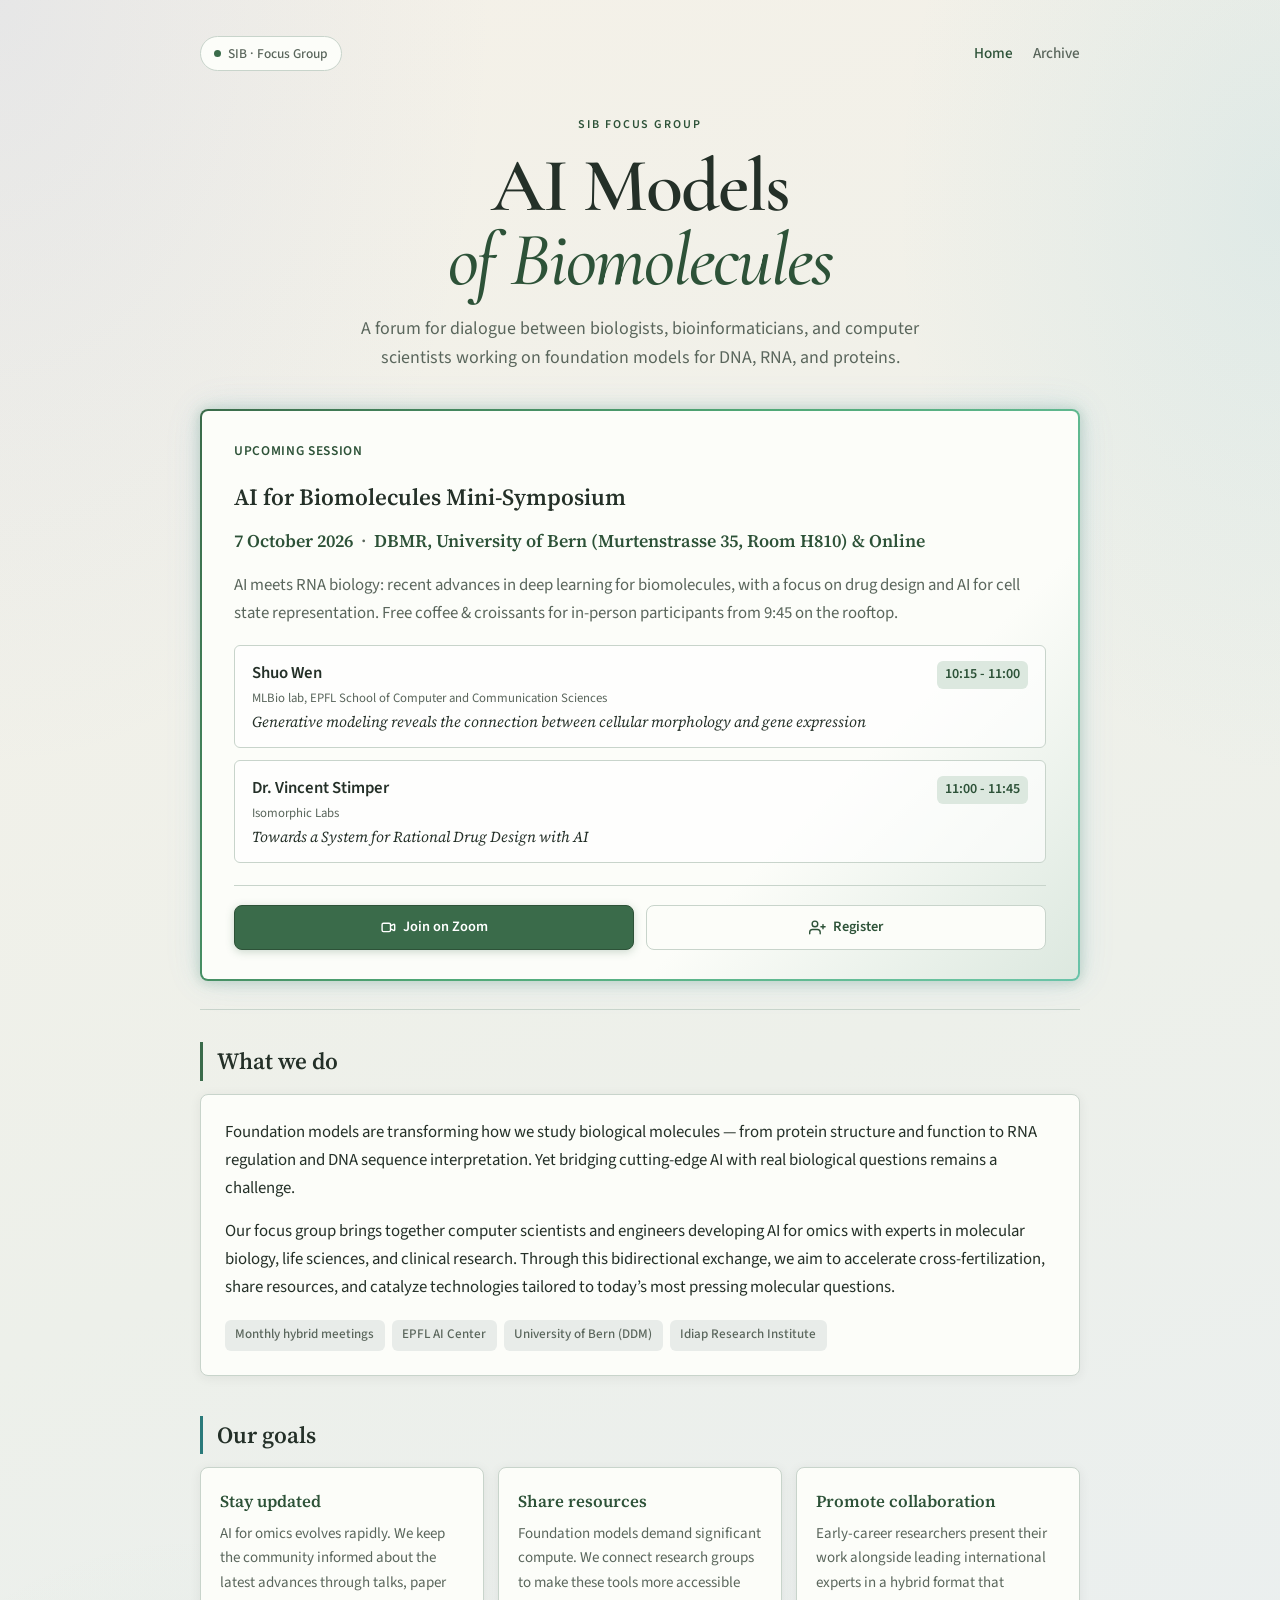
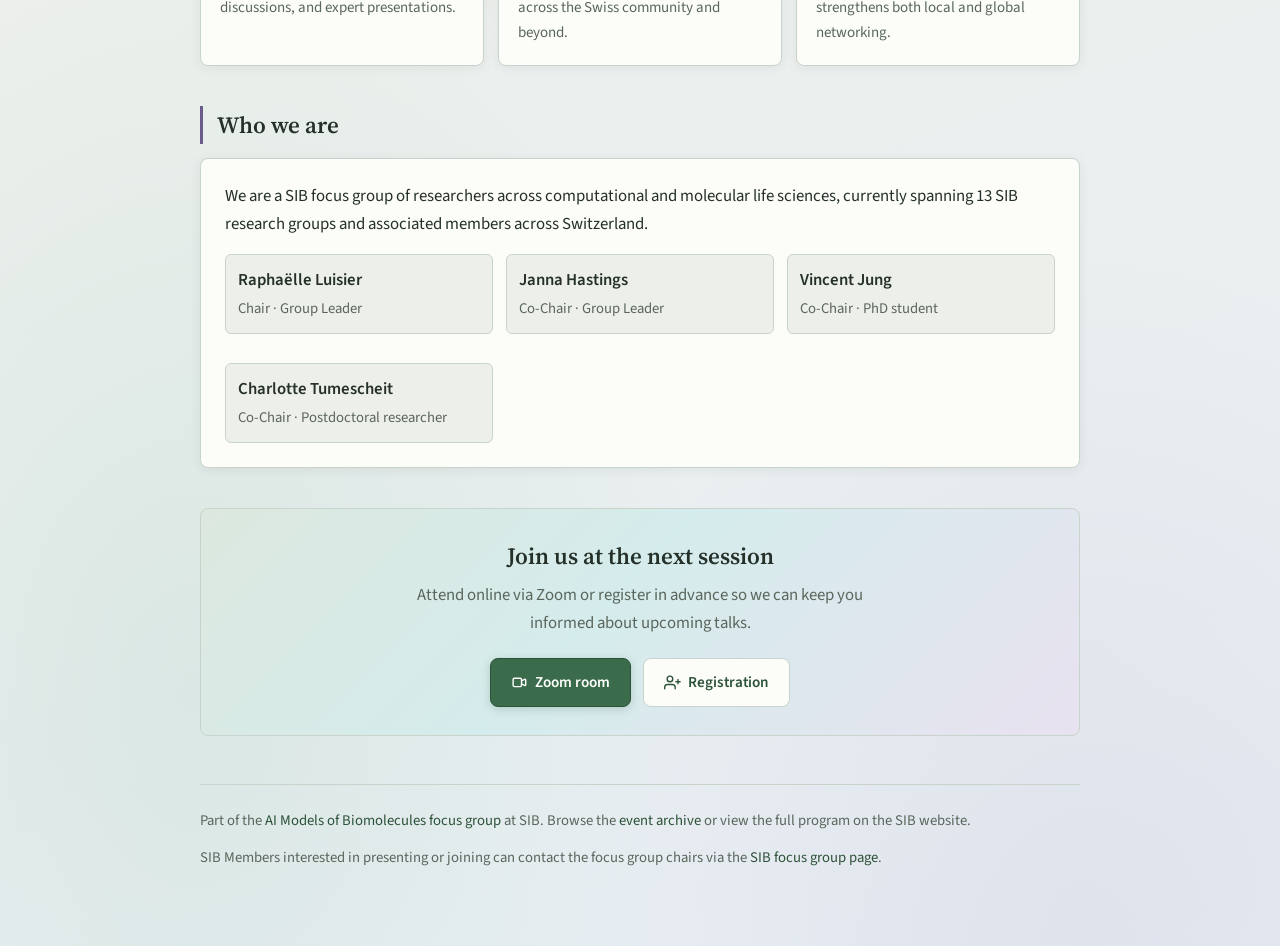
<file: index.html>
<!DOCTYPE html>
<html lang="en">
<head>
    <meta charset="UTF-8">
    <meta name="viewport" content="width=device-width, initial-scale=1.0">
    <meta name="description" content="SIB focus group connecting AI researchers and molecular life scientists working on foundation models for DNA, RNA, and proteins.">
    <title>AI Models of Biomolecules | SIB Focus Group</title>
    <link rel="preconnect" href="https://fonts.googleapis.com">
    <link rel="preconnect" href="https://fonts.gstatic.com" crossorigin>
    <link href="https://fonts.googleapis.com/css2?family=Cormorant+Garamond:ital,wght@0,500;0,600;0,700;1,500&family=Source+Sans+3:ital,wght@0,400;0,600;0,700;1,400&family=Source+Serif+4:ital,opsz,wght@0,8..60,600;0,8..60,700;1,8..60,400&display=swap" rel="stylesheet">
    <link rel="stylesheet" href="css/site.css">
</head>
<body>
    <div class="page">
        <nav class="site-nav">
            <a class="badge" href="https://www.sib.swiss/community/network/ai-models-of-biomolecules-focus-group" target="_blank" rel="noopener noreferrer">
                <span class="badge-dot" aria-hidden="true"></span>
                SIB · Focus Group
            </a>
            <div class="site-nav-links">
                <a href="./" aria-current="page">Home</a>
                <a href="archive/">Archive</a>
            </div>
        </nav>

        <div class="page-intro">
            <header class="hero">
                <p class="hero-kicker">SIB Focus Group</p>
                <h1 class="hero-title">
                    <span class="hero-title__line">AI Models</span>
                    <span class="hero-title__line hero-title__line--accent">of Biomolecules</span>
                </h1>
                <p class="tagline">
                    A forum for dialogue between biologists, bioinformaticians, and computer scientists
                    working on foundation models for DNA, RNA, and proteins.
                </p>
            </header>

            <aside id="upcoming-event" hidden aria-live="polite"></aside>
        </div>

        <main>
            <section>
                <h2>What we do</h2>
                <div class="card">
                    <p>
                        Foundation models are transforming how we study biological molecules — from protein
                        structure and function to RNA regulation and DNA sequence interpretation. Yet bridging
                        cutting-edge AI with real biological questions remains a challenge.
                    </p>
                    <p>
                        Our focus group brings together computer scientists and engineers developing AI for
                        omics with experts in molecular biology, life sciences, and clinical research. Through
                        this bidirectional exchange, we aim to accelerate cross-fertilization, share resources,
                        and catalyze technologies tailored to today’s most pressing molecular questions.
                    </p>
                    <div class="meetings" aria-label="Meeting locations">
                        <span class="tag">Monthly hybrid meetings</span>
                        <span class="tag">EPFL AI Center</span>
                        <span class="tag">University of Bern (DDM)</span>
                        <span class="tag">Idiap Research Institute</span>
                    </div>
                </div>
            </section>

            <section>
                <h2>Our goals</h2>
                <div class="goals">
                    <div class="goal">
                        <h3>Stay updated</h3>
                        <p>
                            AI for omics evolves rapidly. We keep the community informed about the latest
                            advances through talks, paper discussions, and expert presentations.
                        </p>
                    </div>
                    <div class="goal">
                        <h3>Share resources</h3>
                        <p>
                            Foundation models demand significant compute. We connect research groups to make
                            these tools more accessible across the Swiss community and beyond.
                        </p>
                    </div>
                    <div class="goal">
                        <h3>Promote collaboration</h3>
                        <p>
                            Early-career researchers present their work alongside leading international experts
                            in a hybrid format that strengthens both local and global networking.
                        </p>
                    </div>
                </div>
            </section>

            <section>
                <h2>Who we are</h2>
                <div class="card">
                    <p>
                        We are a SIB focus group of researchers across computational and molecular life sciences,
                        currently spanning 13 SIB research groups and associated members across Switzerland.
                    </p>
                    <div class="team" aria-label="Focus group coordinating members">
                        <p class="member">
                            <span class="member-name">Raphaëlle Luisier</span>
                            <span class="member-role">Chair · Group Leader</span>
                        </p>
                        <p class="member">
                            <span class="member-name">Janna Hastings</span>
                            <span class="member-role">Co-Chair · Group Leader</span>
                        </p>
                        <p class="member">
                            <span class="member-name">Vincent Jung</span>
                            <span class="member-role">Co-Chair · PhD student</span>
                        </p>
                        <p class="member">
                            <span class="member-name">Charlotte Tumescheit</span>
                            <span class="member-role">Co-Chair · Postdoctoral researcher</span>
                        </p>
                    </div>
                </div>
            </section>

            <section class="join-banner">
                <h2>Join us at the next session</h2>
                <p>
                    Attend online via Zoom or register in advance so we can keep you informed about upcoming talks.
                </p>
                <div class="cta-row">
                    <a class="btn btn-primary" href="zoom/">
                        <svg xmlns="http://www.w3.org/2000/svg" viewBox="0 0 24 24" fill="none" stroke="currentColor" stroke-width="2" stroke-linecap="round" stroke-linejoin="round" aria-hidden="true"><path d="M15 10l4.553-2.276A1 1 0 0121 8.618v6.764a1 1 0 01-1.447.894L15 14M5 18h8a2 2 0 002-2V8a2 2 0 00-2-2H5a2 2 0 00-2 2v8a2 2 0 002 2z"/></svg>
                        Zoom room
                    </a>
                    <a class="btn btn-secondary" href="registration/">
                        <svg xmlns="http://www.w3.org/2000/svg" viewBox="0 0 24 24" fill="none" stroke="currentColor" stroke-width="2" stroke-linecap="round" stroke-linejoin="round" aria-hidden="true"><path d="M16 21v-2a4 4 0 00-4-4H5a4 4 0 00-4 4v2"/><circle cx="8.5" cy="7" r="4"/><line x1="20" y1="8" x2="20" y2="14"/><line x1="23" y1="11" x2="17" y2="11"/></svg>
                        Registration
                    </a>
                </div>
            </section>
        </main>

        <footer>
            <p>
                Part of the <a href="https://www.sib.swiss/community/network/ai-models-of-biomolecules-focus-group" target="_blank" rel="noopener noreferrer">AI Models of Biomolecules focus group</a>
                at SIB. Browse the <a href="archive/">event archive</a> or view the full program on the SIB website.
            </p>
            <p>
                SIB Members interested in presenting or joining can contact the focus group chairs via the
                <a href="https://www.sib.swiss/community/network/ai-models-of-biomolecules-focus-group" target="_blank" rel="noopener noreferrer">SIB focus group page</a>.
            </p>
        </footer>
    </div>

    <script src="js/events.js"></script>
    <script>
        loadEvents("data/events.json")
            .then((data) => renderUpcomingEvent(document.getElementById("upcoming-event"), data.upcoming))
            .catch(() => {
                document.getElementById("upcoming-event").hidden = true;
            });
    </script>
</body>
</html>
</file>
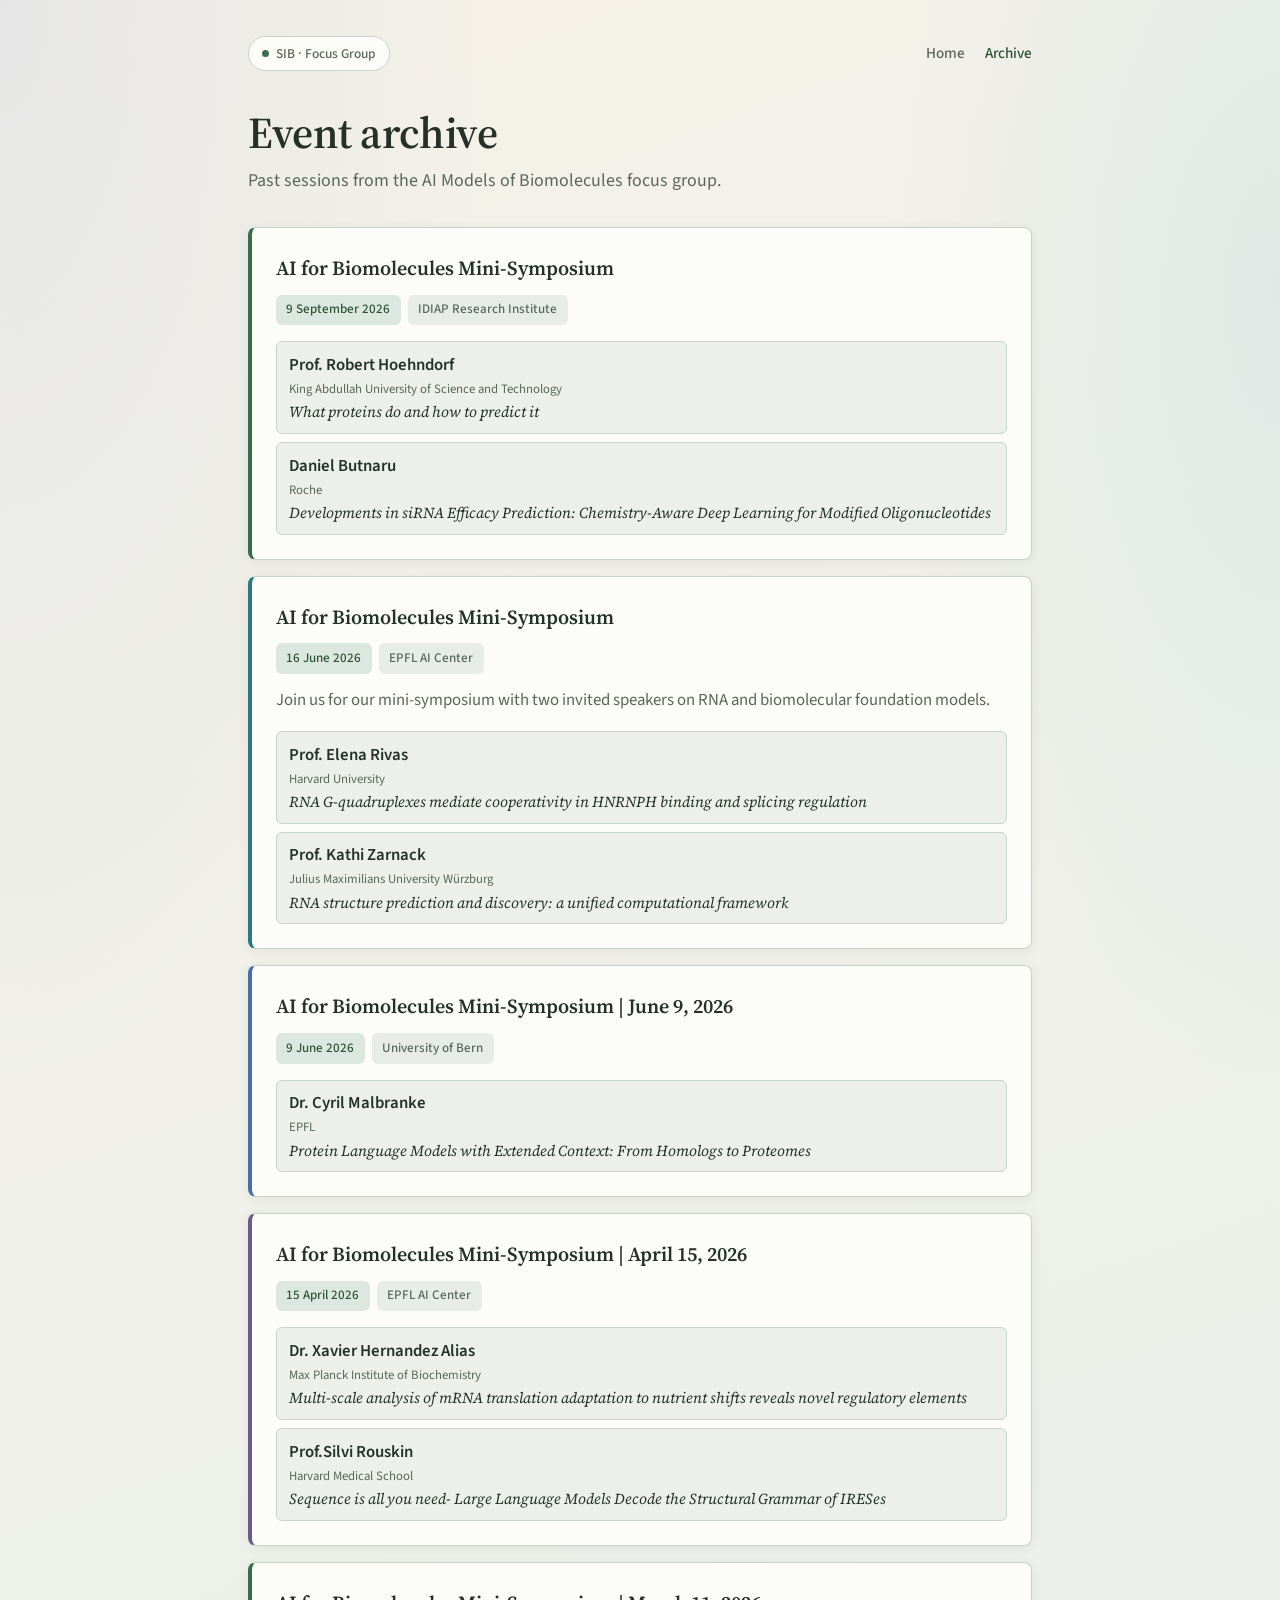
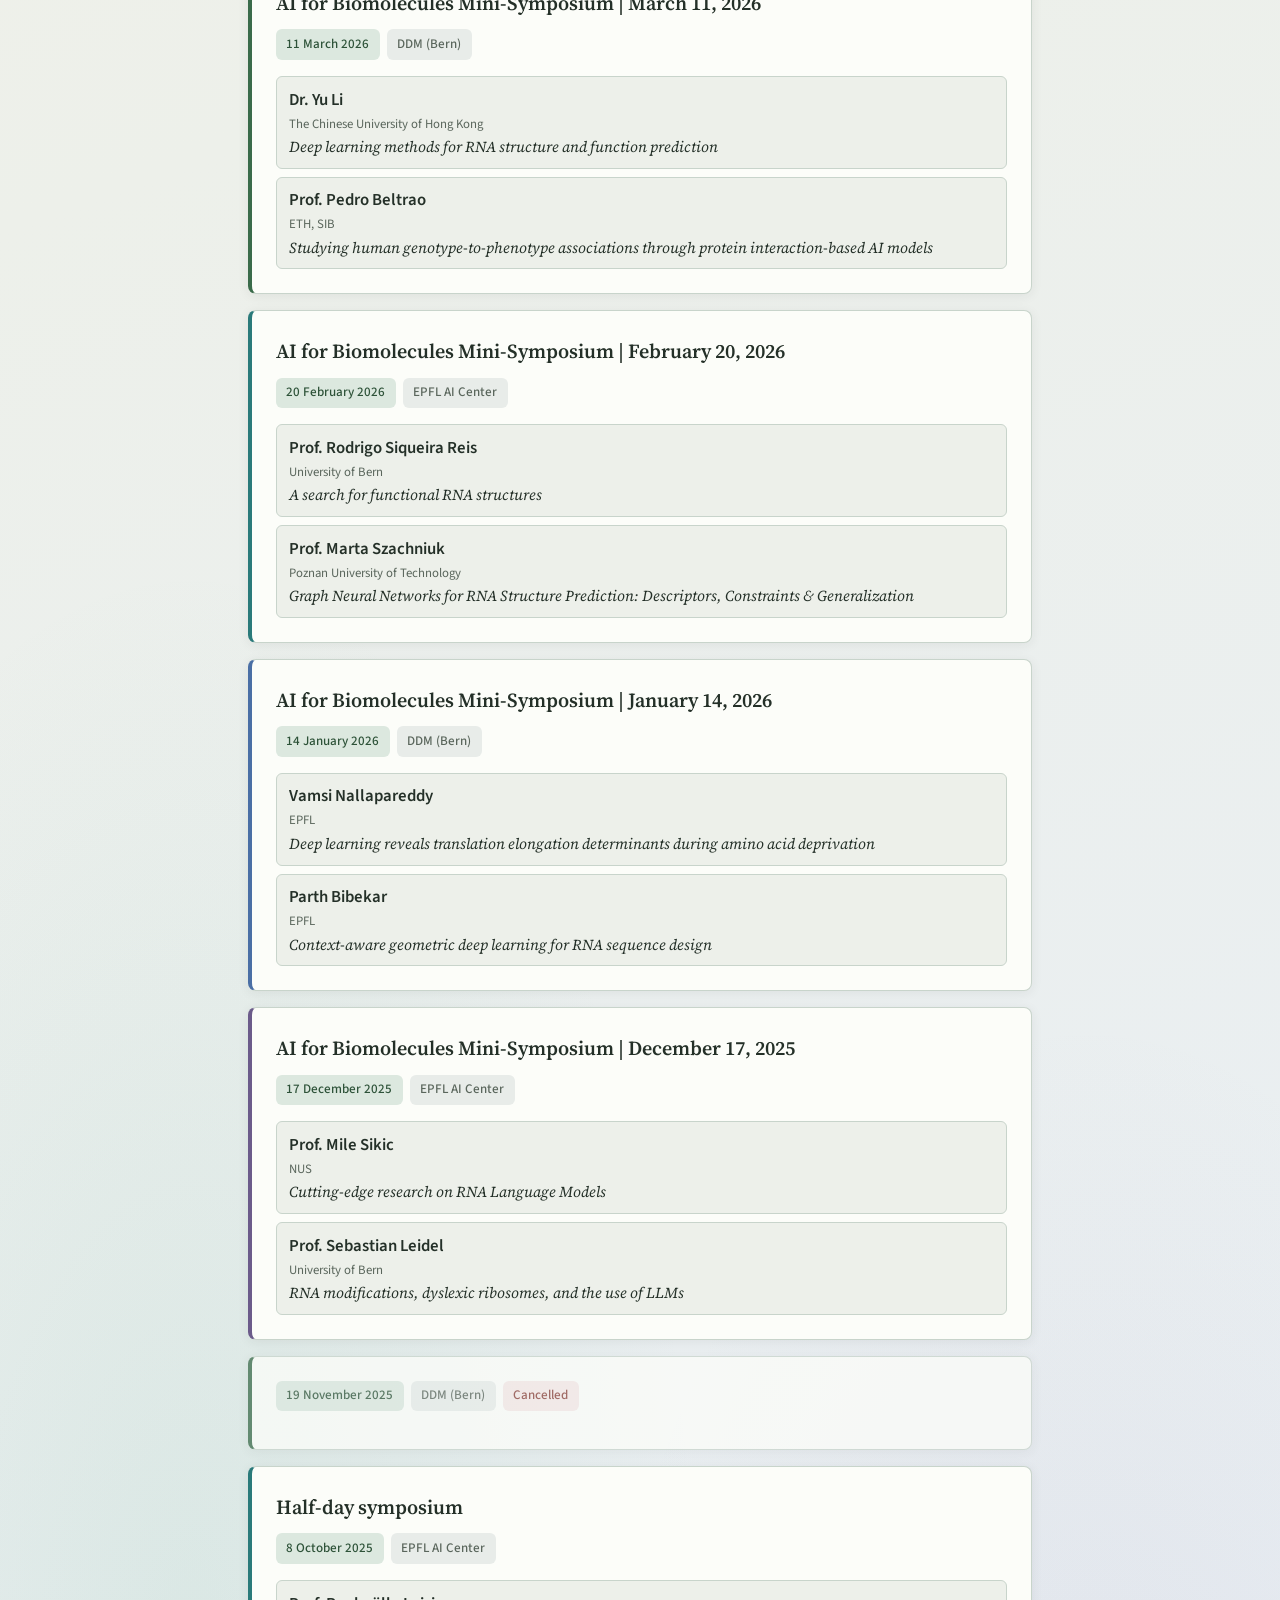
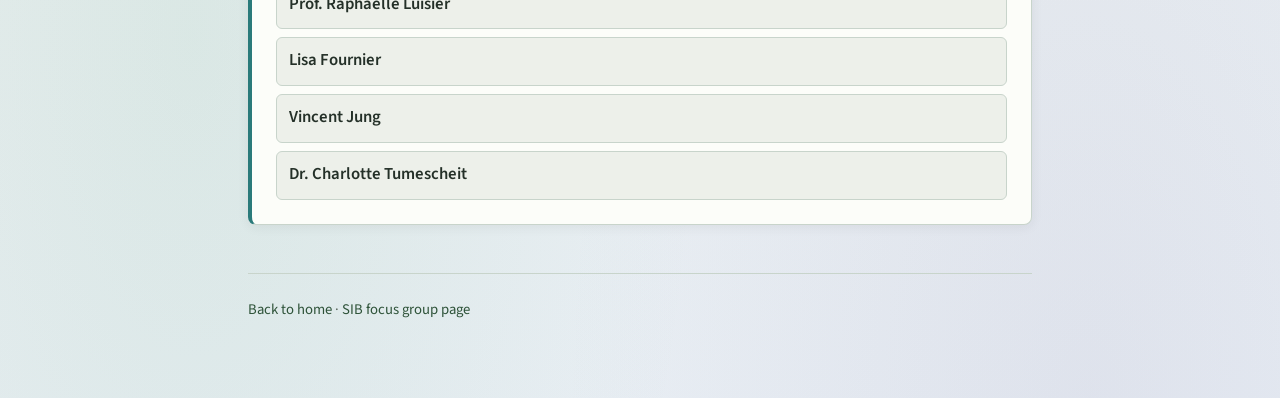
<file: archive/index.html>
<!DOCTYPE html>
<html lang="en">
<head>
    <meta charset="UTF-8">
    <meta name="viewport" content="width=device-width, initial-scale=1.0">
    <meta name="description" content="Archive of past sessions from the SIB AI Models of Biomolecules focus group.">
    <title>Event Archive | AI Models of Biomolecules</title>
    <link rel="preconnect" href="https://fonts.googleapis.com">
    <link rel="preconnect" href="https://fonts.gstatic.com" crossorigin>
    <link href="https://fonts.googleapis.com/css2?family=Source+Sans+3:ital,wght@0,400;0,600;0,700;1,400&family=Source+Serif+4:ital,opsz,wght@0,8..60,600;0,8..60,700;1,8..60,400&display=swap" rel="stylesheet">
    <link rel="stylesheet" href="../css/site.css">
</head>
<body>
    <div class="page">
        <nav class="site-nav">
            <a class="badge" href="https://www.sib.swiss/community/network/ai-models-of-biomolecules-focus-group" target="_blank" rel="noopener noreferrer">
                <span class="badge-dot" aria-hidden="true"></span>
                SIB · Focus Group
            </a>
            <div class="site-nav-links">
                <a href="../">Home</a>
                <a href="./" aria-current="page">Archive</a>
            </div>
        </nav>

        <header>
            <h1 class="page-title">Event archive</h1>
            <p class="page-subtitle">
                Past sessions from the AI Models of Biomolecules focus group.
            </p>
        </header>

        <main>
            <div id="past-events" class="archive-grid" aria-live="polite"></div>
        </main>

        <footer>
            <p>
                <a href="../">Back to home</a> ·
                <a href="https://www.sib.swiss/community/network/ai-models-of-biomolecules-focus-group" target="_blank" rel="noopener noreferrer">SIB focus group page</a>
            </p>
        </footer>
    </div>

    <script src="../js/events.js"></script>
    <script>
        loadEvents("../data/events.json")
            .then((data) => renderPastEvents(document.getElementById("past-events"), data.past))
            .catch(() => {
                document.getElementById("past-events").innerHTML =
                    "<p class=\"page-subtitle\">Unable to load events. Please try again later.</p>";
            });
    </script>
</body>
</html>
</file>
<file: css/site.css>
:root {
    --bg: #edf0ea;
    --bg-warm: #f5f1e8;
    --bg-cool: #e8eef5;
    --surface: #fcfdf9;
    --text: #243028;
    --text-muted: #5a665c;
    --accent: #3a6b4a;
    --accent-dark: #2d5238;
    --accent-soft: #dce8df;
    --teal: #2a7a7a;
    --teal-soft: #d5ecec;
    --blue: #4a6fa5;
    --blue-soft: #dde8f4;
    --lavender: #6b5b8a;
    --lavender-soft: #e8e2f0;
    --amber: #9a7340;
    --amber-soft: #f0e8d5;
    --border: #c8d4cb;
    --shadow: 0 2px 12px rgba(36, 48, 40, 0.07);
    --radius: 8px;
}

*, *::before, *::after {
    box-sizing: border-box;
}

html {
    scroll-behavior: smooth;
}

body {
    margin: 0;
    font-family: "Source Sans 3", Helvetica, Arial, sans-serif;
    font-size: 1.05rem;
    line-height: 1.65;
    color: var(--text);
    background:
        radial-gradient(ellipse 70% 55% at 0% 0%, rgba(143, 168, 224, 0.14), transparent 55%),
        radial-gradient(ellipse 60% 45% at 100% 8%, rgba(94, 184, 212, 0.12), transparent 50%),
        radial-gradient(ellipse 75% 50% at 85% 100%, rgba(107, 91, 138, 0.08), transparent 55%),
        radial-gradient(ellipse 80% 60% at 15% 90%, rgba(79, 168, 118, 0.1), transparent 50%),
        linear-gradient(160deg, var(--bg-warm) 0%, var(--bg) 45%, var(--bg-cool) 100%);
    min-height: 100vh;
}

.page {
    max-width: 52rem;
    margin: 0 auto;
    padding: 2.25rem 1.5rem 4rem;
    container-type: inline-size;
    container-name: page;
}

.page:has(.page-intro #upcoming-event:not([hidden])) {
    max-width: 58rem;
}

.page-intro {
    margin-bottom: 2rem;
    padding-bottom: 1.75rem;
    border-bottom: 1px solid var(--border);
}

.page-intro:has(#upcoming-event:not([hidden])) {
    display: grid;
    grid-template-columns: 1fr;
    gap: 2.25rem;
    justify-items: center;
}

.page-intro:has(#upcoming-event:not([hidden])) .hero {
    width: 100%;
    text-align: center;
}

.page-intro #upcoming-event:not([hidden]) {
    display: block;
    width: 100%;
}

.page-intro .event-card--upcoming {
    margin-bottom: 0;
    padding: 1.85rem 2rem;
}

.page-intro .event-title {
    font-size: 1.45rem;
}

.page-intro .event-label {
    font-size: 0.84rem;
}

.page-intro .speaker-list {
    margin-top: 1.1rem;
    gap: 0.75rem;
}

.page-intro .speaker-list li {
    padding: 0.9rem 1.05rem;
}

.event-description {
    margin: 0 0 0.35rem;
    color: var(--text-muted);
}

.event-actions {
    margin-top: 1.35rem;
    padding-top: 1.2rem;
    border-top: 1px solid var(--border);
}

.event-actions .cta-row {
    margin-bottom: 0;
}

.event-actions .btn {
    flex: 1 1 8.5rem;
    padding: 0.6rem 0.85rem;
    font-size: 0.9rem;
}

.site-nav {
    display: flex;
    flex-wrap: wrap;
    gap: 1rem;
    align-items: center;
    justify-content: space-between;
    margin-bottom: 2.25rem;
}

.badge {
    display: inline-flex;
    align-items: center;
    gap: 0.45rem;
    padding: 0.35rem 0.8rem;
    background: var(--surface);
    border: 1px solid var(--border);
    border-radius: 999px;
    font-size: 0.84rem;
    font-weight: 500;
    color: var(--text-muted);
    text-decoration: none;
    transition: border-color 0.2s, box-shadow 0.2s;
}

.badge:hover {
    border-color: var(--accent);
    box-shadow: var(--shadow);
    text-decoration: none;
    color: var(--text-muted);
}

.badge-dot {
    width: 7px;
    height: 7px;
    border-radius: 50%;
    background: var(--accent);
    flex-shrink: 0;
}

.site-nav-links {
    display: flex;
    gap: 1.25rem;
    font-size: 0.95rem;
    font-weight: 500;
}

.site-nav-links a {
    color: var(--text-muted);
    text-decoration: none;
}

.site-nav-links a:hover {
    color: var(--accent-dark);
}

.site-nav-links a[aria-current="page"] {
    color: var(--accent-dark);
}

header.hero,
.hero {
    padding: 0.5rem 0 0;
    margin: 0;
    min-width: 0;
}

.hero-kicker {
    margin: 0 0 0.85rem;
    font-size: 0.75rem;
    font-weight: 600;
    letter-spacing: 0.16em;
    text-transform: uppercase;
    color: var(--accent-dark);
}

.hero-title {
    font-family: "Cormorant Garamond", "Source Serif 4", Georgia, serif;
    font-size: clamp(3rem, 9vw, 4.75rem);
    font-weight: 600;
    line-height: 0.98;
    letter-spacing: -0.025em;
    margin: 0 0 1.1rem;
}

.hero-title__line {
    display: block;
    white-space: nowrap;
}

@media (max-width: 540px) {
    .hero-title__line {
        white-space: normal;
    }
}

.hero-title__line--accent {
    font-style: italic;
    font-weight: 500;
    color: var(--accent-dark);
}

.page-title {
    font-family: "Source Serif 4", Georgia, serif;
    font-size: clamp(2rem, 4.5vw, 2.75rem);
    font-weight: 600;
    line-height: 1.2;
    margin: 0 0 0.4rem;
    letter-spacing: -0.01em;
}

.hero .tagline,
.page-subtitle {
    font-size: 1.12rem;
    color: var(--text-muted);
    max-width: 38rem;
    margin: 0 0 0;
    line-height: 1.6;
}

.page-intro:has(#upcoming-event:not([hidden])) .hero .tagline {
    margin-left: auto;
    margin-right: auto;
}

.page-subtitle {
    margin-bottom: 2rem;
}

.cta-row {
    display: flex;
    flex-wrap: wrap;
    gap: 0.75rem;
    margin-bottom: 2.25rem;
}

.btn {
    display: inline-flex;
    align-items: center;
    justify-content: center;
    gap: 0.45rem;
    padding: 0.7rem 1.25rem;
    border-radius: var(--radius);
    font-family: inherit;
    font-size: 0.95rem;
    font-weight: 600;
    text-decoration: none;
    transition: background 0.15s, box-shadow 0.15s, border-color 0.15s;
    cursor: pointer;
}

.btn-primary {
    background: var(--accent);
    color: #fff;
    border: 1px solid var(--accent-dark);
    box-shadow: 0 2px 8px rgba(58, 107, 74, 0.25);
}

.btn-primary:hover {
    background: var(--accent-dark);
    box-shadow: 0 3px 12px rgba(58, 107, 74, 0.3);
}

.btn-secondary {
    background: var(--surface);
    color: var(--accent-dark);
    border: 1px solid var(--border);
}

.btn-secondary:hover {
    background: var(--accent-soft);
    border-color: var(--accent);
}

.btn svg {
    width: 1.05rem;
    height: 1.05rem;
    flex-shrink: 0;
}

section {
    margin-bottom: 2.5rem;
}

section h2,
.join-banner h2 {
    font-family: "Source Serif 4", Georgia, serif;
    font-size: 1.45rem;
    font-weight: 600;
    margin: 0 0 0.85rem;
    padding-left: 0.85rem;
    border-left: 3px solid var(--accent);
}

section:nth-of-type(2) h2 {
    border-left-color: var(--teal);
}

section:nth-of-type(3) h2 {
    border-left-color: var(--lavender);
}

section:nth-of-type(4) h2 {
    border-left-color: var(--blue);
}

.card {
    background: var(--surface);
    border: 1px solid var(--border);
    border-radius: var(--radius);
    padding: 1.5rem;
    box-shadow: var(--shadow);
}

.card p {
    margin: 0 0 1rem;
}

.card p:last-child {
    margin-bottom: 0;
}

.event-card {
    border-left: 4px solid var(--accent);
}

.event-card--upcoming {
    position: relative;
    border-left: none;
    border: 2px solid transparent;
    background:
        linear-gradient(135deg, var(--surface) 70%, var(--accent-soft) 100%) padding-box,
        linear-gradient(
            120deg,
            #3a6b4a,
            #4fa876,
            #6bc4a2,
            #5eb8d4,
            #8fa8e0,
            #7bc99a,
            #3a6b4a
        ) border-box;
    background-size: auto, 280% 280%;
    animation: upcoming-border 12s ease infinite;
    box-shadow:
        var(--shadow),
        0 0 14px rgba(79, 168, 118, 0.22),
        0 0 28px rgba(94, 184, 212, 0.12),
        0 0 42px rgba(143, 168, 224, 0.08);
    margin-bottom: 1.75rem;
}

@keyframes upcoming-border {
    0%, 100% {
        background-position: 0 0, 0% 50%;
    }
    50% {
        background-position: 0 0, 100% 50%;
    }
}

@media (prefers-reduced-motion: reduce) {
    .event-card--upcoming {
        animation: none;
        background-size: auto, 100% 100%;
    }
}

.event-card--cancelled {
    opacity: 0.75;
    border-left-color: var(--text-muted);
}

.event-meta {
    display: flex;
    flex-wrap: wrap;
    gap: 0.45rem;
    margin-bottom: 0.85rem;
}

.event-meta--upcoming {
    align-items: baseline;
    gap: 0.35rem 0.5rem;
    margin: 0.15rem 0 1rem;
    font-family: "Source Serif 4", Georgia, serif;
    font-size: 1.12rem;
    font-weight: 600;
    color: var(--accent-dark);
}

.event-meta__sep {
    color: var(--text-muted);
    font-weight: 500;
}

.tag {
    display: inline-block;
    font-size: 0.82rem;
    font-weight: 500;
    padding: 0.28rem 0.65rem;
    background: #e8ece9;
    color: var(--text-muted);
    border-radius: 6px;
}

.tag--date {
    background: var(--accent-soft);
    color: var(--accent-dark);
}

.tag--cancelled {
    background: #f5e8e6;
    color: #8a4038;
}

.event-label {
    font-size: 0.78rem;
    font-weight: 600;
    letter-spacing: 0.05em;
    text-transform: uppercase;
    color: var(--accent-dark);
    margin: 0 0 0.4rem;
}

.event-title {
    font-family: "Source Serif 4", Georgia, serif;
    font-size: 1.25rem;
    font-weight: 600;
    margin: 0 0 0.6rem;
}

.speaker-list {
    list-style: none;
    margin: 1rem 0 0;
    padding: 0;
    display: grid;
    gap: 0.5rem;
}

.speaker-list li {
    padding: 0.6rem 0.75rem;
    background: rgba(255, 255, 255, 0.65);
    border: 1px solid var(--border);
    border-radius: 6px;
}

.event-card:not(.event-card--upcoming) .speaker-list li {
    background: var(--bg);
}

.speaker-heading {
    display: flex;
    flex-wrap: wrap;
    align-items: baseline;
    justify-content: space-between;
    gap: 0.35rem 0.85rem;
}

.speaker-name {
    display: block;
    font-weight: 600;
}

.speaker-time {
    font-size: 0.88rem;
    font-weight: 600;
    font-variant-numeric: tabular-nums;
    color: var(--accent-dark);
    background: var(--accent-soft);
    padding: 0.15rem 0.5rem;
    border-radius: 6px;
    white-space: nowrap;
}

.speaker-talk {
    display: block;
    font-family: "Source Serif 4", Georgia, serif;
    font-size: 0.95rem;
    font-style: italic;
    color: var(--text);
    margin-top: 0.2rem;
    line-height: 1.45;
}

.speaker-affiliation {
    display: block;
    font-size: 0.8rem;
    color: var(--text-muted);
    margin-top: 0.08rem;
    line-height: 1.35;
}

.speaker-abstract {
    margin-top: 0.65rem;
}

.speaker-abstract summary {
    display: inline-flex;
    align-items: center;
    gap: 0.35rem;
    padding: 0.28rem 0.7rem;
    border: 1px solid var(--border);
    border-radius: 6px;
    background: var(--surface);
    color: var(--accent-dark);
    font-size: 0.82rem;
    font-weight: 600;
    cursor: pointer;
    list-style: none;
    transition: background 0.15s, border-color 0.15s;
}

.speaker-abstract summary::-webkit-details-marker {
    display: none;
}

.speaker-abstract summary::before {
    content: "";
    width: 0.4rem;
    height: 0.4rem;
    border-right: 1.5px solid currentColor;
    border-bottom: 1.5px solid currentColor;
    transform: rotate(-45deg);
    translate: 0 -0.05rem;
}

.speaker-abstract[open] summary::before {
    transform: rotate(45deg);
    translate: 0 -0.12rem;
}

.speaker-abstract summary:hover {
    background: var(--accent-soft);
    border-color: var(--accent);
}

.speaker-abstract__hide {
    display: none;
}

.speaker-abstract[open] .speaker-abstract__show {
    display: none;
}

.speaker-abstract[open] .speaker-abstract__hide {
    display: inline;
}

.speaker-description {
    margin: 0.7rem 0 0;
    font-size: 0.95rem;
    color: var(--text-muted);
    line-height: 1.6;
    white-space: pre-wrap;
}

.archive-grid {
    display: grid;
    gap: 1rem;
}

.goals {
    display: grid;
    grid-template-columns: repeat(auto-fit, minmax(220px, 1fr));
    gap: 0.85rem;
}

.goal {
    background: var(--surface);
    border: 1px solid var(--border);
    border-radius: var(--radius);
    padding: 1.2rem;
    box-shadow: var(--shadow);
}

.goal h3 {
    font-family: "Source Serif 4", Georgia, serif;
    font-size: 1.05rem;
    font-weight: 600;
    margin: 0 0 0.4rem;
    color: var(--accent-dark);
}

.goal p {
    margin: 0;
    font-size: 0.94rem;
    color: var(--text-muted);
}

.meetings {
    display: flex;
    flex-wrap: wrap;
    gap: 0.45rem;
    margin-top: 1.15rem;
}

.join-banner {
    background: linear-gradient(
        135deg,
        var(--accent-soft) 0%,
        var(--teal-soft) 45%,
        var(--lavender-soft) 100%
    );
    border: 1px solid var(--border);
    border-radius: var(--radius);
    padding: 1.75rem 1.5rem;
    text-align: center;
    margin-top: 0.5rem;
}

.join-banner h2 {
    margin-bottom: 0.45rem;
    border-left: none;
    padding-left: 0;
}

.join-banner p {
    margin: 0 auto 1.25rem;
    color: var(--text-muted);
    max-width: 30rem;
}

.join-banner .cta-row {
    justify-content: center;
    margin-bottom: 0;
}

.archive-grid .event-card:nth-child(4n + 1) {
    border-left-color: var(--accent);
}

.archive-grid .event-card:nth-child(4n + 2) {
    border-left-color: var(--teal);
}

.archive-grid .event-card:nth-child(4n + 3) {
    border-left-color: var(--blue);
}

.archive-grid .event-card:nth-child(4n + 4) {
    border-left-color: var(--lavender);
}

.team {
    display: grid;
    grid-template-columns: repeat(auto-fit, minmax(200px, 1fr));
    gap: 0.85rem;
    margin-top: 0.5rem;
}

.member {
    margin: 0;
    padding: 0.75rem;
    background: var(--bg);
    border: 1px solid var(--border);
    border-radius: 6px;
}

.member-name {
    display: block;
    font-weight: 600;
}

.member-role {
    display: block;
    font-size: 0.92rem;
    color: var(--text-muted);
    margin-top: 0.1rem;
}

footer {
    margin-top: 3rem;
    padding-top: 1.5rem;
    border-top: 1px solid var(--border);
    font-size: 0.92rem;
    color: var(--text-muted);
}

footer a {
    color: var(--accent-dark);
    text-decoration: none;
}

footer a:hover {
    text-decoration: underline;
}

footer p {
    margin: 0 0 0.75rem;
}

/* Biomolecule floating background */
#biomolecule-bg {
    position: fixed;
    top: 0;
    left: 0;
    width: 100%;
    height: 100%;
    pointer-events: none;
    z-index: 0;
    overflow: hidden;
    perspective: 1000px;
}

.biomolecule {
    position: absolute;
    transform-style: preserve-3d;
    opacity: 0;
    animation: float-molecule 35s linear infinite;
}

.biomolecule svg {
    width: 100%;
    height: 100%;
    display: block;
}

/* Layer 1 - Farthest, smallest, most subtle */
.biomolecule.layer-1 {
    z-index: 1;
    filter: blur(5px);
    opacity: 0.12;
}

/* Layer 2 - Middle distance */
.biomolecule.layer-2 {
    z-index: 2;
    filter: blur(3px);
    opacity: 0.2;
}

/* Layer 3 - Closest, still subtle */
.biomolecule.layer-3 {
    z-index: 3;
    filter: blur(1.5px);
    opacity: 0.3;
}

@keyframes float-molecule {
    0% {
        transform: 
            translate3d(0, 0, 0) 
            rotate(var(--rotate-start, 0deg))
            scale(1);
        opacity: 0;
    }
    5% {
        opacity: inherit;
    }
    25% {
        transform: 
            translate3d(calc(var(--drift-x) * 0.3), calc(var(--drift-y) * 0.25), 20px) 
            rotate(calc(var(--rotate-start) * 0.5 + var(--rotate-end) * 0.5))
            scale(1.05);
    }
    50% {
        transform: 
            translate3d(calc(var(--drift-x) * 0.6), calc(var(--drift-y) * 0.5), 40px) 
            rotate(calc(var(--rotate-end) * 0.7))
            scale(1);
    }
    75% {
        transform: 
            translate3d(calc(var(--drift-x) * 0.85), calc(var(--drift-y) * 0.75), 20px) 
            rotate(calc(var(--rotate-end) * 0.9))
            scale(0.95);
    }
    95% {
        opacity: inherit;
    }
    100% {
        transform: 
            translate3d(var(--drift-x), var(--drift-y), 0) 
            rotate(var(--rotate-end, 360deg))
            scale(1);
        opacity: 0;
    }
}

/* Ensure page content sits above background */
.page {
    position: relative;
    z-index: 10;
}

@media (prefers-reduced-motion: reduce) {
    .biomolecule {
        animation: none;
        opacity: 0.08;
    }
}

/* Hide on small mobile screens for performance */
@media (max-width: 480px) {
    #biomolecule-bg {
        display: none;
    }
}
</file>
